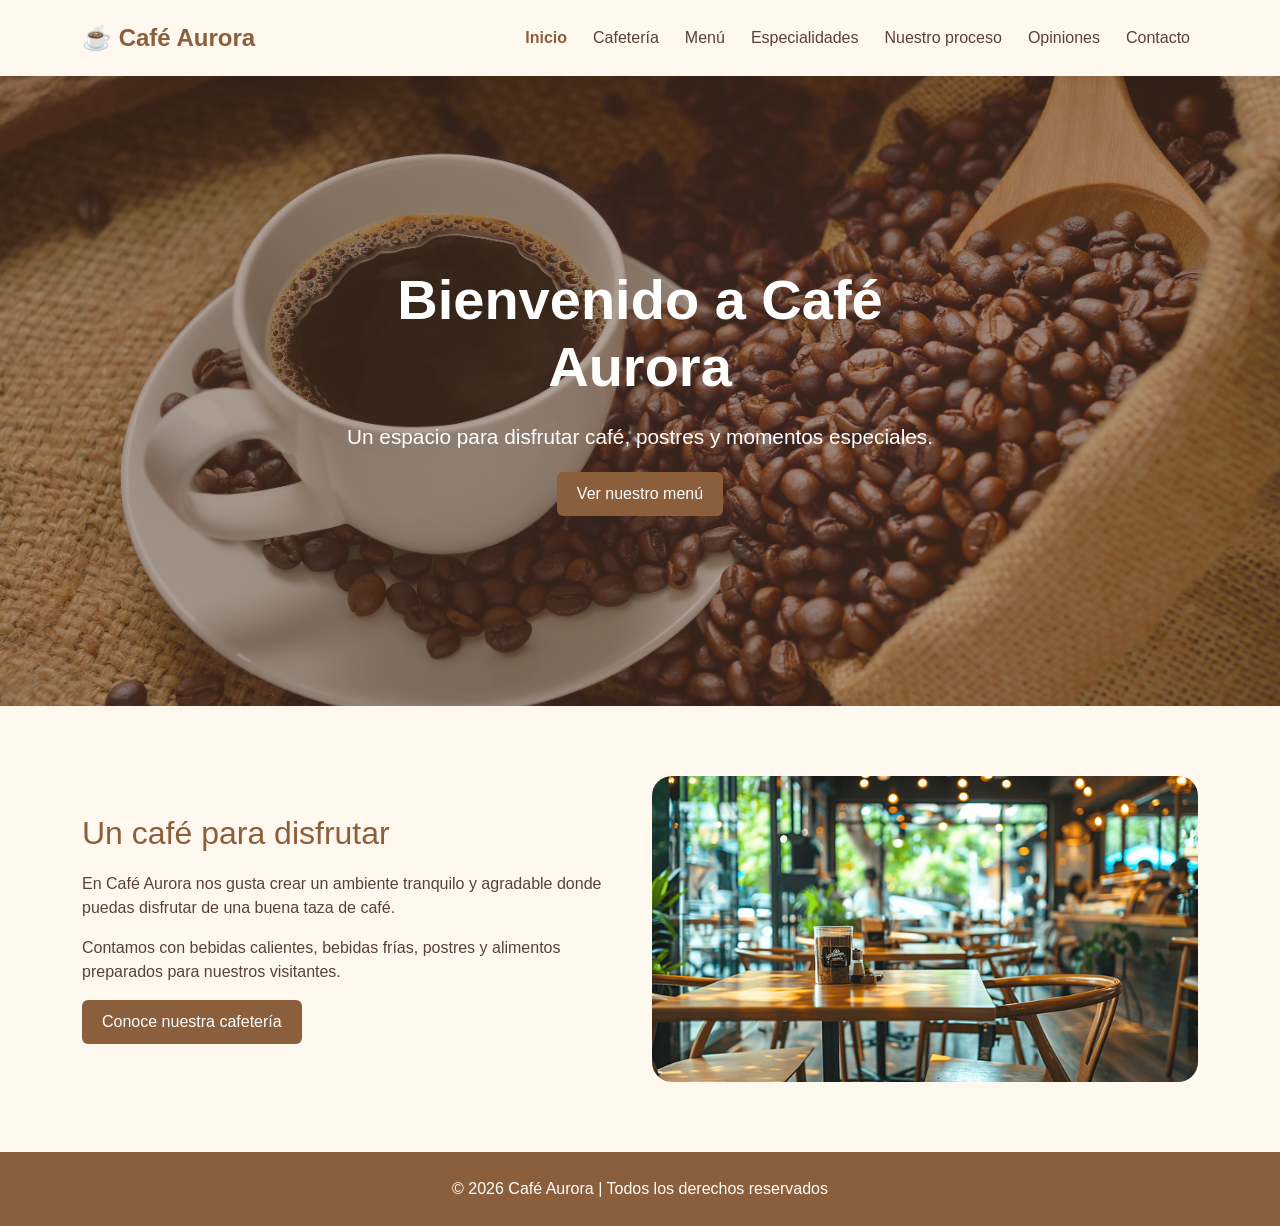
<file: index.html>
<!DOCTYPE html>
<html lang="es">
<head>
    <meta charset="UTF-8">
    <meta name="viewport" content="width=device-width, initial-scale=1.0">

    <title>Café Aurora | Inicio</title>

    <!-- Bootstrap -->
    <link href="https://cdn.jsdelivr.net/npm/bootstrap@5.3.3/dist/css/bootstrap.min.css" rel="stylesheet">

    <!-- CSS propio -->
    <link rel="stylesheet" href="CSS/estilos.css">

    <!-- Configuración PWA -->
    <link rel="manifest" href="manifest.json">
    <meta name="theme-color" content="#8b5e3c">
    <link rel="apple-touch-icon" href="icons/icon-192.png">
</head>

<body>

<!-- NAVBAR -->
<nav class="navbar navbar-expand-lg navbar-light">
    <div class="container">

        <a class="navbar-brand" href="index.html">
            ☕ Café Aurora
        </a>

        <button class="navbar-toggler" type="button"
                data-bs-toggle="collapse"
                data-bs-target="#menu">
            <span class="navbar-toggler-icon"></span>
        </button>

        <div class="collapse navbar-collapse" id="menu">

            <ul class="navbar-nav ms-auto">

                <li class="nav-item">
                    <a class="nav-link active" href="index.html">Inicio</a>
                </li>

                <li class="nav-item">
                    <a class="nav-link" href="cafeteria.html">Cafetería</a>
                </li>

                <li class="nav-item">
                    <a class="nav-link" href="menu.html">Menú</a>
                </li>

                <li class="nav-item">
                    <a class="nav-link" href="especialidades.html">Especialidades</a>
                </li>

                <li class="nav-item">
                    <a class="nav-link" href="proceso.html">Nuestro proceso</a>
                </li>

                <li class="nav-item">
                    <a class="nav-link" href="opiniones.html">Opiniones</a>
                </li>

                <li class="nav-item">
                    <a class="nav-link" href="contacto.html">Contacto</a>
                </li>

            </ul>

        </div>
    </div>
</nav>


<!-- HERO -->
<section class="hero">

    <div class="hero-contenido">

        <h1>Bienvenido a Café Aurora</h1>

        <p>
            Un espacio para disfrutar café, postres
            y momentos especiales.
        </p>

        <a href="menu.html" class="btn btn-cafe">
            Ver nuestro menú
        </a>

    </div>

</section>


<!-- PRESENTACIÓN -->
<section class="container seccion">

    <div class="row align-items-center">

        <div class="col-md-6">

            <h2>Un café para disfrutar</h2>

            <p>
                En Café Aurora nos gusta crear un ambiente
                tranquilo y agradable donde puedas disfrutar
                de una buena taza de café.
            </p>

            <p>
                Contamos con bebidas calientes, bebidas frías,
                postres y alimentos preparados para nuestros
                visitantes.
            </p>

            <a href="cafeteria.html" class="btn btn-cafe">
                Conoce nuestra cafetería
            </a>

        </div>

        <div class="col-md-6">

            <img src="IMG/interior.jpg"
                 class="img-fluid imagen-redonda"
                 alt="Interior de la cafetería">

        </div>

    </div>

</section>


<!-- FOOTER -->
<footer>
    <p>© 2026 Café Aurora | Todos los derechos reservados</p>
</footer>


<script src="https://cdn.jsdelivr.net/npm/bootstrap@5.3.3/dist/js/bootstrap.bundle.min.js"></script>
<script src="JS/script.js"></script>


<script>
if ("serviceWorker" in navigator) {
  window.addEventListener("load", () => {
    navigator.serviceWorker.register("./service-worker.js")
      .then(() => console.log("Service Worker registrado"))
      .catch(error => console.error("Error al registrar Service Worker:", error));
  });
}
</script>
</body>
</html>
</file>
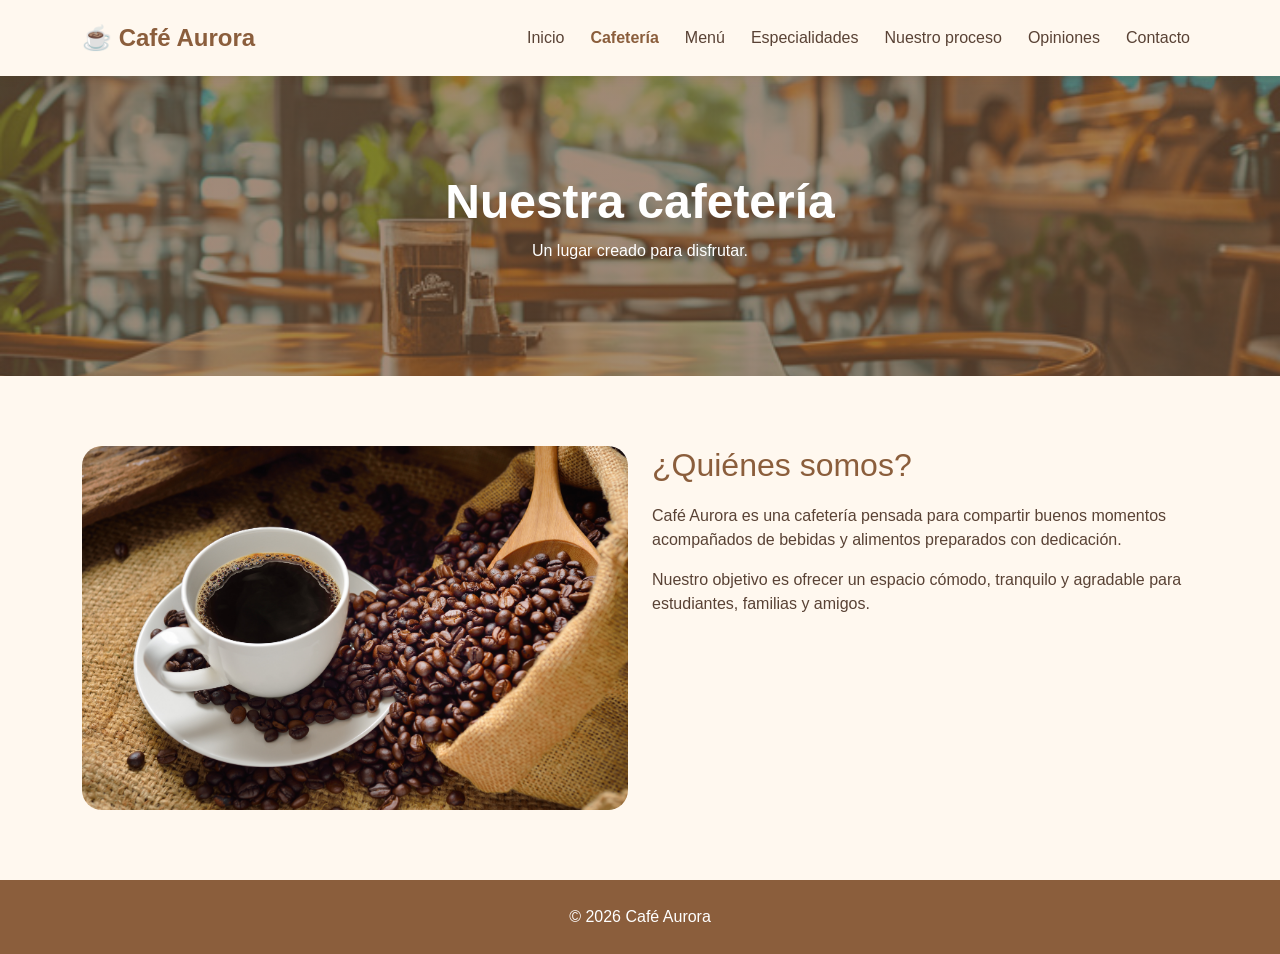
<file: cafeteria.html>
<!DOCTYPE html>
<html lang="es">

<head>

    <meta charset="UTF-8">
    <meta name="viewport" content="width=device-width, initial-scale=1.0">

    <title>Café Aurora | Cafetería</title>

    <link href="https://cdn.jsdelivr.net/npm/bootstrap@5.3.3/dist/css/bootstrap.min.css"
          rel="stylesheet">

    <link rel="stylesheet" href="CSS/estilos.css">


    <!-- Configuración PWA -->
    <link rel="manifest" href="manifest.json">
    <meta name="theme-color" content="#8b5e3c">
    <link rel="apple-touch-icon" href="icons/icon-192.png">
</head>

<body>

<nav class="navbar navbar-expand-lg navbar-light">

    <div class="container">

        <a class="navbar-brand" href="index.html">
            ☕ Café Aurora
        </a>

        <button class="navbar-toggler"
                data-bs-toggle="collapse"
                data-bs-target="#menu">

            <span class="navbar-toggler-icon"></span>

        </button>

        <div class="collapse navbar-collapse" id="menu">

            <ul class="navbar-nav ms-auto">

                <li class="nav-item">
                    <a class="nav-link" href="index.html">Inicio</a>
                </li>

                <li class="nav-item">
                    <a class="nav-link active" href="cafeteria.html">
                        Cafetería
                    </a>
                </li>

                <li class="nav-item">
                    <a class="nav-link" href="menu.html">Menú</a>
                </li>

                <li class="nav-item">
                    <a class="nav-link" href="especialidades.html">
                        Especialidades
                    </a>
                </li>

                <li class="nav-item">
                    <a class="nav-link" href="proceso.html">Nuestro proceso</a>
                </li>

                <li class="nav-item">
                    <a class="nav-link" href="opiniones.html">Opiniones</a>
                </li>

                <li class="nav-item">
                    <a class="nav-link" href="contacto.html">Contacto</a>
                </li>

            </ul>

        </div>

    </div>

</nav>


<section class="pagina-hero">

    <div>
        <h1>Nuestra cafetería</h1>

        <p>
            Un lugar creado para disfrutar.
        </p>
    </div>

</section>


<section class="container seccion">

    <div class="row">

        <div class="col-md-6">

            <img src="IMG/cafe1.jpg"
                 class="img-fluid imagen-redonda"
                 alt="Café">

        </div>

        <div class="col-md-6">

            <h2>¿Quiénes somos?</h2>

            <p>
                Café Aurora es una cafetería pensada para
                compartir buenos momentos acompañados de
                bebidas y alimentos preparados con dedicación.
            </p>

            <p>
                Nuestro objetivo es ofrecer un espacio cómodo,
                tranquilo y agradable para estudiantes,
                familias y amigos.
            </p>

        </div>

    </div>

</section>


<footer>
    <p>© 2026 Café Aurora</p>
</footer>

<script src="https://cdn.jsdelivr.net/npm/bootstrap@5.3.3/dist/js/bootstrap.bundle.min.js"></script>
<script src="JS/script.js"></script>


<script>
if ("serviceWorker" in navigator) {
  window.addEventListener("load", () => {
    navigator.serviceWorker.register("./service-worker.js")
      .then(() => console.log("Service Worker registrado"))
      .catch(error => console.error("Error al registrar Service Worker:", error));
  });
}
</script>
</body>
</html>
</file>
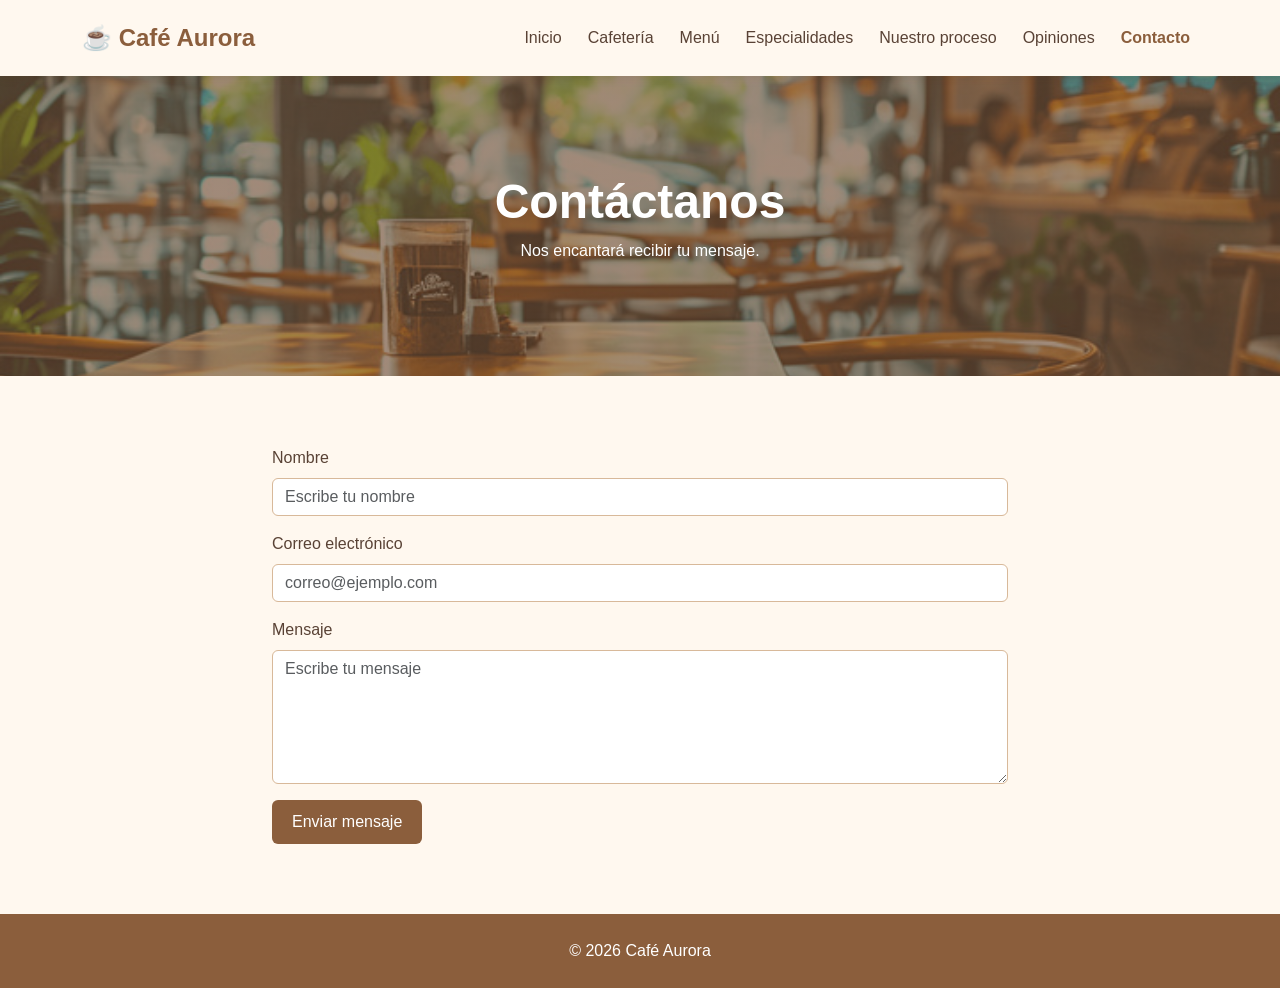
<file: contacto.html>
<!DOCTYPE html>
<html lang="es">

<head>

    <meta charset="UTF-8">
    <meta name="viewport"
          content="width=device-width, initial-scale=1.0">

    <title>Café Aurora | Contacto</title>

    <link href="https://cdn.jsdelivr.net/npm/bootstrap@5.3.3/dist/css/bootstrap.min.css"
          rel="stylesheet">

    <link rel="stylesheet" href="CSS/estilos.css">


    <!-- Configuración PWA -->
    <link rel="manifest" href="manifest.json">
    <meta name="theme-color" content="#8b5e3c">
    <link rel="apple-touch-icon" href="icons/icon-192.png">
</head>

<body>

<nav class="navbar navbar-expand-lg navbar-light">

    <div class="container">

        <a class="navbar-brand" href="index.html">
            ☕ Café Aurora
        </a>

        <button class="navbar-toggler"
                data-bs-toggle="collapse"
                data-bs-target="#menu">

            <span class="navbar-toggler-icon"></span>

        </button>

        <div class="collapse navbar-collapse" id="menu">

            <ul class="navbar-nav ms-auto">

                <li class="nav-item">
                    <a class="nav-link" href="index.html">Inicio</a>
                </li>

                <li class="nav-item">
                    <a class="nav-link" href="cafeteria.html">
                        Cafetería
                    </a>
                </li>

                <li class="nav-item">
                    <a class="nav-link" href="menu.html">Menú</a>
                </li>

                <li class="nav-item">
                    <a class="nav-link" href="especialidades.html">
                        Especialidades
                    </a>
                </li>

                <li class="nav-item">
                    <a class="nav-link" href="proceso.html">Nuestro proceso</a>
                </li>

                <li class="nav-item">
                    <a class="nav-link" href="opiniones.html">
                        Opiniones
                    </a>
                </li>

                <li class="nav-item">
                    <a class="nav-link active" href="contacto.html">
                        Contacto
                    </a>
                </li>

            </ul>

        </div>

    </div>

</nav>


<section class="pagina-hero">

    <h1>Contáctanos</h1>

    <p>
        Nos encantará recibir tu mensaje.
    </p>

</section>


<section class="container seccion">

    <div class="row justify-content-center">

        <div class="col-md-8">

            <form id="formularioContacto">

                <div class="mb-3">

                    <label class="form-label">
                        Nombre
                    </label>

                    <input type="text"
                           id="nombre"
                           class="form-control"
                           placeholder="Escribe tu nombre">

                </div>


                <div class="mb-3">

                    <label class="form-label">
                        Correo electrónico
                    </label>

                    <input type="email"
                           id="correo"
                           class="form-control"
                           placeholder="correo@ejemplo.com">

                </div>


                <div class="mb-3">

                    <label class="form-label">
                        Mensaje
                    </label>

                    <textarea id="mensaje"
                              class="form-control"
                              rows="5"
                              placeholder="Escribe tu mensaje"></textarea>

                </div>


                <button type="submit"
                        class="btn btn-cafe">
                    Enviar mensaje
                </button>

            </form>


            <div id="mensajeExito"
                 class="alert alert-success mt-4 d-none">

                ¡Gracias por comunicarte con Café Aurora!

            </div>

        </div>

    </div>

</section>


<footer>
    <p>© 2026 Café Aurora</p>
</footer>


<script src="https://cdn.jsdelivr.net/npm/bootstrap@5.3.3/dist/js/bootstrap.bundle.min.js"></script>

<script src="JS/script.js"></script>


<script>
if ("serviceWorker" in navigator) {
  window.addEventListener("load", () => {
    navigator.serviceWorker.register("./service-worker.js")
      .then(() => console.log("Service Worker registrado"))
      .catch(error => console.error("Error al registrar Service Worker:", error));
  });
}
</script>
</body>
</html>
</file>
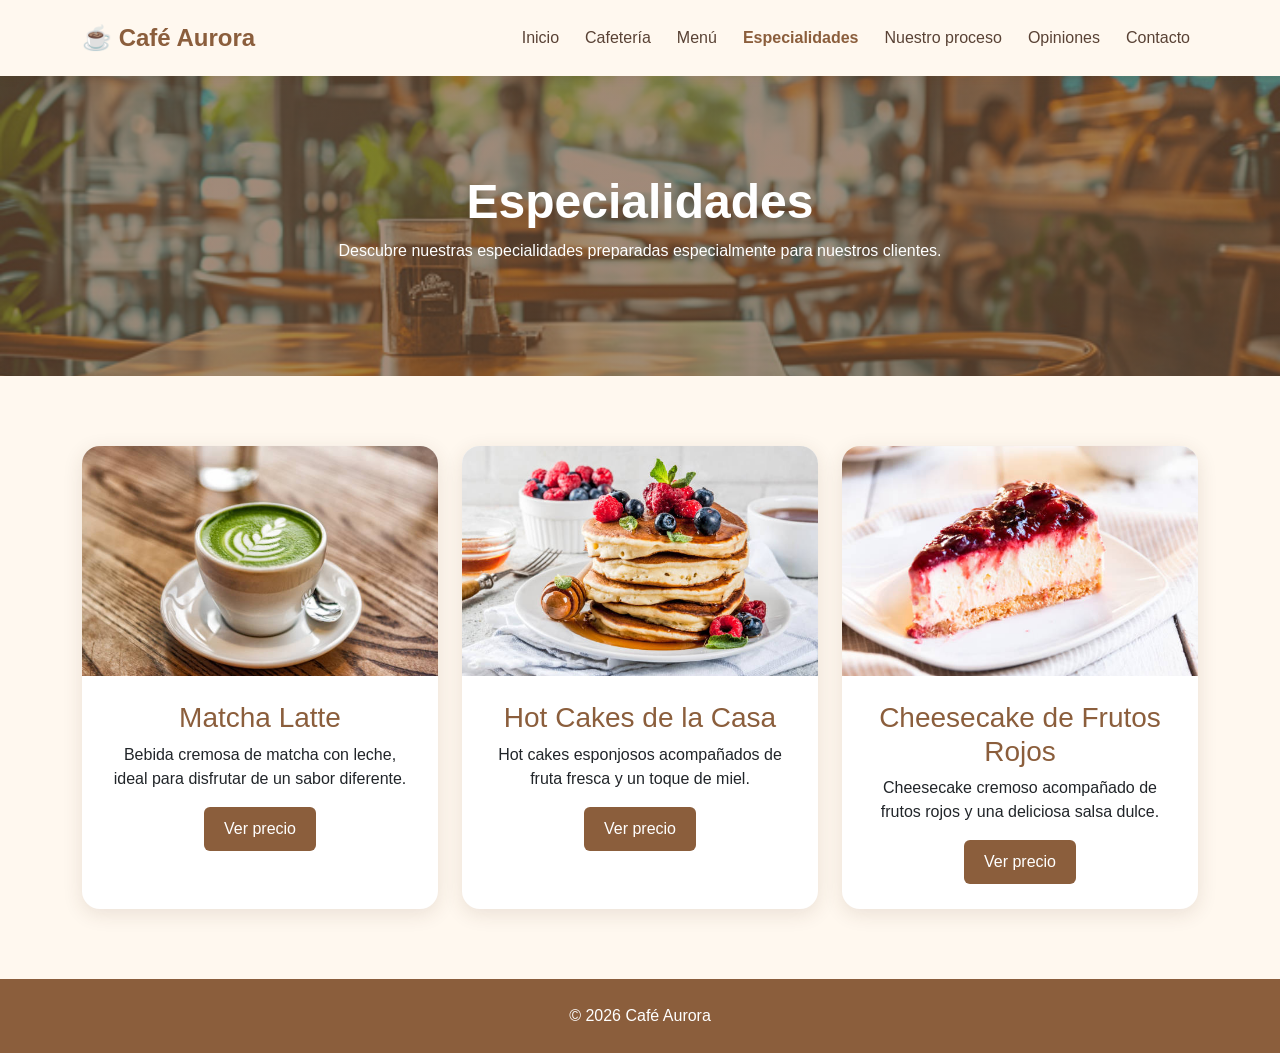
<file: especialidades.html>
<!DOCTYPE html>
<html lang="es">

<head>

    <meta charset="UTF-8">
    <meta name="viewport" content="width=device-width, initial-scale=1.0">

    <title>Café Aurora | Especialidades</title>

    <link href="https://cdn.jsdelivr.net/npm/bootstrap@5.3.3/dist/css/bootstrap.min.css"
          rel="stylesheet">

    <link rel="stylesheet" href="CSS/estilos.css">


    <!-- Configuración PWA -->
    <link rel="manifest" href="manifest.json">
    <meta name="theme-color" content="#8b5e3c">
    <link rel="apple-touch-icon" href="icons/icon-192.png">
</head>

<body>

<nav class="navbar navbar-expand-lg navbar-light">

    <div class="container">

        <a class="navbar-brand" href="index.html">
            ☕ Café Aurora
        </a>

        <button class="navbar-toggler"
                data-bs-toggle="collapse"
                data-bs-target="#menu">

            <span class="navbar-toggler-icon"></span>

        </button>

        <div class="collapse navbar-collapse" id="menu">

            <ul class="navbar-nav ms-auto">

                <li class="nav-item">
                    <a class="nav-link" href="index.html">
                        Inicio
                    </a>
                </li>

                <li class="nav-item">
                    <a class="nav-link" href="cafeteria.html">
                        Cafetería
                    </a>
                </li>

                <li class="nav-item">
                    <a class="nav-link" href="menu.html">
                        Menú
                    </a>
                </li>

                <li class="nav-item">
                    <a class="nav-link active" href="especialidades.html">
                        Especialidades
                    </a>
                </li>

                <li class="nav-item">
                    <a class="nav-link" href="proceso.html">
                        Nuestro proceso
                    </a>
                </li>

                <li class="nav-item">
                    <a class="nav-link" href="opiniones.html">
                        Opiniones
                    </a>
                </li>

                <li class="nav-item">
                    <a class="nav-link" href="contacto.html">
                        Contacto
                    </a>
                </li>

            </ul>

        </div>

    </div>

</nav>


<section class="pagina-hero">

    <h1>Especialidades</h1>

    <p>
        Descubre nuestras especialidades preparadas especialmente
        para nuestros clientes.
    </p>

</section>


<section class="container seccion">

    <div class="row g-4">


        <!-- MATCHA LATTE -->

        <div class="col-md-4">

            <div class="card h-100">

                <img src="IMG/matcha.jpg"
                     class="card-img-top"
                     alt="Matcha Latte">

                <div class="card-body text-center">

                    <h3>Matcha Latte</h3>

                    <p>
                        Bebida cremosa de matcha con leche,
                        ideal para disfrutar de un sabor diferente.
                    </p>

                    <button class="btn btn-cafe"
                            onclick="mostrarProducto('Matcha Latte', 75)">
                        Ver precio
                    </button>

                </div>

            </div>

        </div>


        <!-- HOT CAKES -->

        <div class="col-md-4">

            <div class="card h-100">

                <img src="IMG/hotcakes.jpg"
                     class="card-img-top"
                     alt="Hot Cakes de la Casa">

                <div class="card-body text-center">

                    <h3>Hot Cakes de la Casa</h3>

                    <p>
                        Hot cakes esponjosos acompañados de fruta fresca
                        y un toque de miel.
                    </p>

                    <button class="btn btn-cafe"
                            onclick="mostrarProducto('Hot Cakes de la Casa', 60)">
                        Ver precio
                    </button>

                </div>

            </div>

        </div>


        <!-- CHEESECAKE -->

        <div class="col-md-4">

            <div class="card h-100">

                <img src="IMG/cheesecake.jpg"
                     class="card-img-top"
                     alt="Cheesecake de Frutos Rojos">

                <div class="card-body text-center">

                    <h3>Cheesecake de Frutos Rojos</h3>

                    <p>
                        Cheesecake cremoso acompañado de frutos rojos
                        y una deliciosa salsa dulce.
                    </p>

                    <button class="btn btn-cafe"
                            onclick="mostrarProducto('Cheesecake de Frutos Rojos', 70)">
                        Ver precio
                    </button>

                </div>

            </div>

        </div>


    </div>

</section>


<footer>

    <p>© 2026 Café Aurora</p>

</footer>


<script src="https://cdn.jsdelivr.net/npm/bootstrap@5.3.3/dist/js/bootstrap.bundle.min.js">
</script>

<script src="JS/script.js"></script>


<script>
if ("serviceWorker" in navigator) {
  window.addEventListener("load", () => {
    navigator.serviceWorker.register("./service-worker.js")
      .then(() => console.log("Service Worker registrado"))
      .catch(error => console.error("Error al registrar Service Worker:", error));
  });
}
</script>
</body>

</html>
</file>
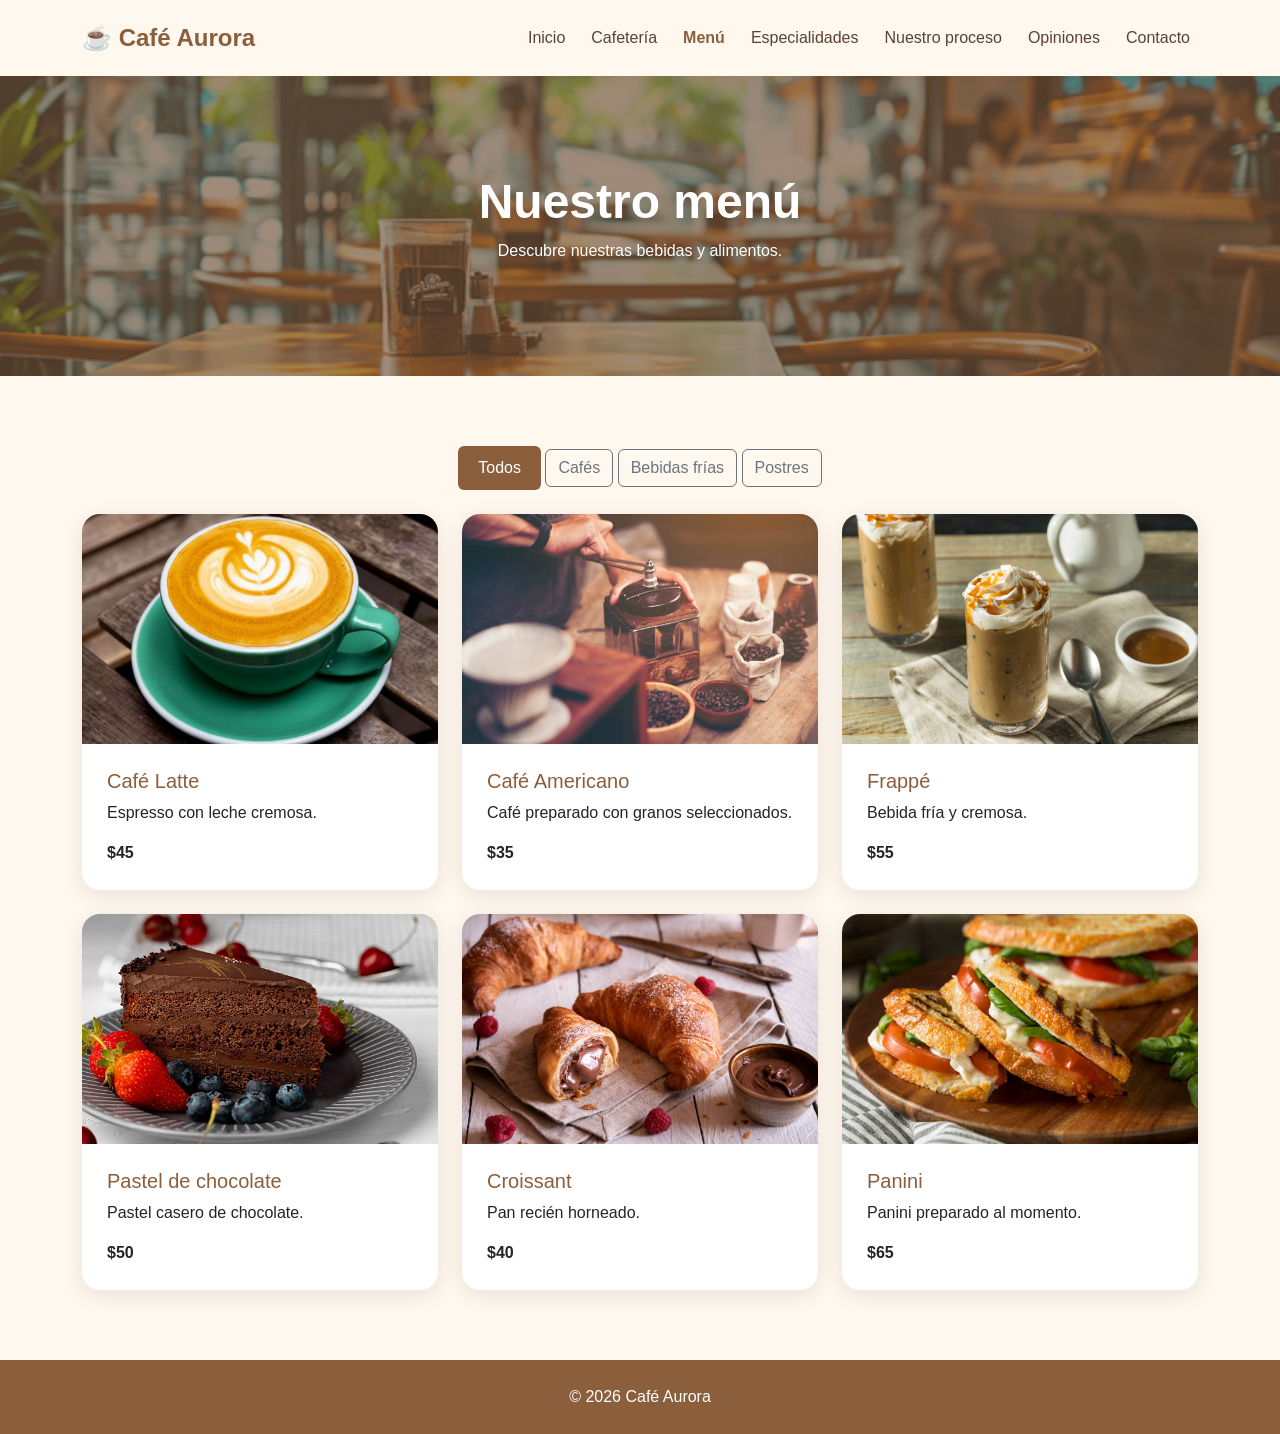
<file: menu.html>
<!DOCTYPE html>
<html lang="es">

<head>

    <meta charset="UTF-8">
    <meta name="viewport" content="width=device-width, initial-scale=1.0">

    <title>Café Aurora | Menú</title>

    <link href="https://cdn.jsdelivr.net/npm/bootstrap@5.3.3/dist/css/bootstrap.min.css"
          rel="stylesheet">

    <link rel="stylesheet" href="CSS/estilos.css">


    <!-- Configuración PWA -->
    <link rel="manifest" href="manifest.json">
    <meta name="theme-color" content="#8b5e3c">
    <link rel="apple-touch-icon" href="icons/icon-192.png">
</head>

<body>

<nav class="navbar navbar-expand-lg navbar-light">

    <div class="container">

        <a class="navbar-brand" href="index.html">
            ☕ Café Aurora
        </a>

        <button class="navbar-toggler"
                data-bs-toggle="collapse"
                data-bs-target="#menu">

            <span class="navbar-toggler-icon"></span>

        </button>

        <div class="collapse navbar-collapse" id="menu">

            <ul class="navbar-nav ms-auto">

                <li class="nav-item">
                    <a class="nav-link" href="index.html">Inicio</a>
                </li>

                <li class="nav-item">
                    <a class="nav-link" href="cafeteria.html">
                        Cafetería
                    </a>
                </li>

                <li class="nav-item">
                    <a class="nav-link active" href="menu.html">Menú</a>
                </li>

                <li class="nav-item">
                    <a class="nav-link" href="especialidades.html">
                        Especialidades
                    </a>
                </li>

                <li class="nav-item">
                    <a class="nav-link" href="proceso.html">Nuestro proceso</a>
                </li>

                <li class="nav-item">
                    <a class="nav-link" href="opiniones.html">Opiniones</a>
                </li>

                <li class="nav-item">
                    <a class="nav-link" href="contacto.html">Contacto</a>
                </li>

            </ul>

        </div>

    </div>

</nav>


<section class="pagina-hero">

    <h1>Nuestro menú</h1>

    <p>
        Descubre nuestras bebidas y alimentos.
    </p>

</section>


<section class="container seccion">

    <div class="text-center mb-4">

        <button class="btn btn-cafe filtro"
                onclick="filtrarMenu('todos')">
            Todos
        </button>

        <button class="btn btn-outline-secondary filtro"
                onclick="filtrarMenu('cafe')">
            Cafés
        </button>

        <button class="btn btn-outline-secondary filtro"
                onclick="filtrarMenu('fria')">
            Bebidas frías
        </button>

        <button class="btn btn-outline-secondary filtro"
                onclick="filtrarMenu('postre')">
            Postres
        </button>

    </div>


    <div class="row g-4">

        <div class="col-md-4 producto cafe">

            <div class="card">

                <img src="IMG/latte.jpg"
                     class="card-img-top"
                     alt="Café latte">

                <div class="card-body">

                    <h5>Café Latte</h5>

                    <p>
                        Espresso con leche cremosa.
                    </p>

                    <strong>$45</strong>

                </div>

            </div>

        </div>


        <div class="col-md-4 producto cafe">

            <div class="card">

                <img src="IMG/cafegranos.jpg"
                     class="card-img-top"
                     alt="Café">

                <div class="card-body">

                    <h5>Café Americano</h5>

                    <p>
                        Café preparado con granos seleccionados.
                    </p>

                    <strong>$35</strong>

                </div>

            </div>

        </div>


        <div class="col-md-4 producto fria">

            <div class="card">

                <img src="IMG/frappe.jpg"
                     class="card-img-top"
                     alt="Frappé">

                <div class="card-body">

                    <h5>Frappé</h5>

                    <p>
                        Bebida fría y cremosa.
                    </p>

                    <strong>$55</strong>

                </div>

            </div>

        </div>


        <div class="col-md-4 producto postre">

            <div class="card">

                <img src="IMG/postre.jpg"
                     class="card-img-top"
                     alt="Pastel">

                <div class="card-body">

                    <h5>Pastel de chocolate</h5>

                    <p>
                        Pastel casero de chocolate.
                    </p>

                    <strong>$50</strong>

                </div>

            </div>

        </div>


        <div class="col-md-4 producto postre">

            <div class="card">

                <img src="IMG/croissant.jpg"
                     class="card-img-top"
                     alt="Croissant">

                <div class="card-body">

                    <h5>Croissant</h5>

                    <p>
                        Pan recién horneado.
                    </p>

                    <strong>$40</strong>

                </div>

            </div>

        </div>


        <div class="col-md-4 producto comida">

            <div class="card">

                <img src="IMG/panini.jpg"
                     class="card-img-top"
                     alt="Panini">

                <div class="card-body">

                    <h5>Panini</h5>

                    <p>
                        Panini preparado al momento.
                    </p>

                    <strong>$65</strong>

                </div>

            </div>

        </div>

    </div>

</section>


<footer>
    <p>© 2026 Café Aurora</p>
</footer>

<script src="https://cdn.jsdelivr.net/npm/bootstrap@5.3.3/dist/js/bootstrap.bundle.min.js"></script>

<script src="JS/script.js"></script>


<script>
if ("serviceWorker" in navigator) {
  window.addEventListener("load", () => {
    navigator.serviceWorker.register("./service-worker.js")
      .then(() => console.log("Service Worker registrado"))
      .catch(error => console.error("Error al registrar Service Worker:", error));
  });
}
</script>
</body>
</html>
</file>
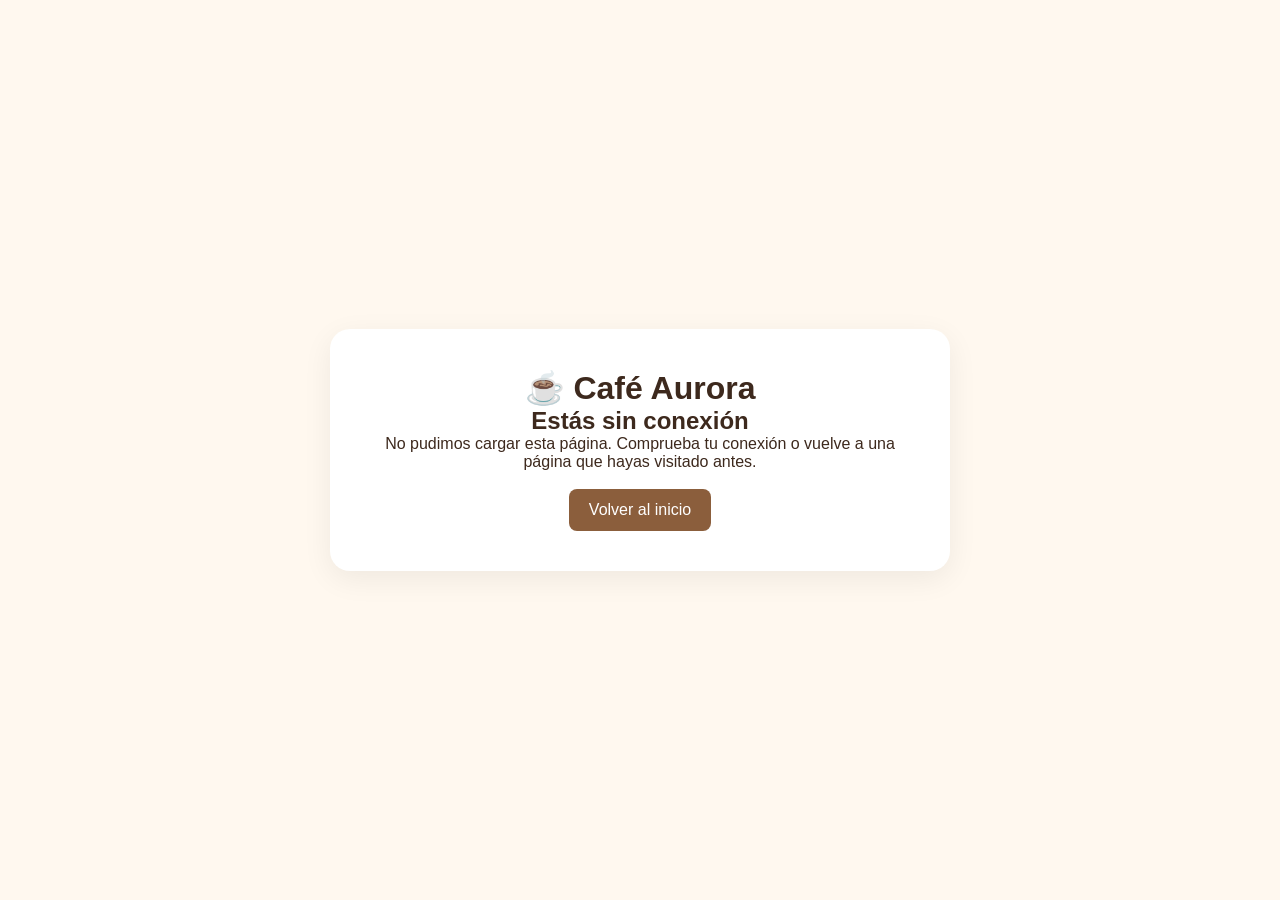
<file: offline.html>
<!DOCTYPE html>
<html lang="es">
<head>
  <meta charset="UTF-8">
  <meta name="viewport" content="width=device-width, initial-scale=1.0">
  <meta name="theme-color" content="#8b5e3c">
  <title>Sin conexión | Café Aurora</title>
  <link rel="stylesheet" href="CSS/estilos.css">
  <style>
    body{min-height:100vh;display:grid;place-items:center;text-align:center;padding:24px;background:#fff8ef;color:#3d291d}
    main{max-width:620px;background:white;padding:40px;border-radius:20px;box-shadow:0 8px 30px #0001}
    a{display:inline-block;margin-top:18px;padding:12px 20px;border-radius:8px;background:#8b5e3c;color:white;text-decoration:none}
  </style>

    <!-- Configuración PWA -->
    <link rel="manifest" href="manifest.json">
    <meta name="theme-color" content="#8b5e3c">
    <link rel="apple-touch-icon" href="icons/icon-192.png">
</head>
<body><main><h1>☕ Café Aurora</h1><h2>Estás sin conexión</h2><p>No pudimos cargar esta página. Comprueba tu conexión o vuelve a una página que hayas visitado antes.</p><a href="index.html">Volver al inicio</a></main>
<script>
if ("serviceWorker" in navigator) {
  window.addEventListener("load", () => {
    navigator.serviceWorker.register("./service-worker.js")
      .then(() => console.log("Service Worker registrado"))
      .catch(error => console.error("Error al registrar Service Worker:", error));
  });
}
</script>
</body>
</html>
</file>
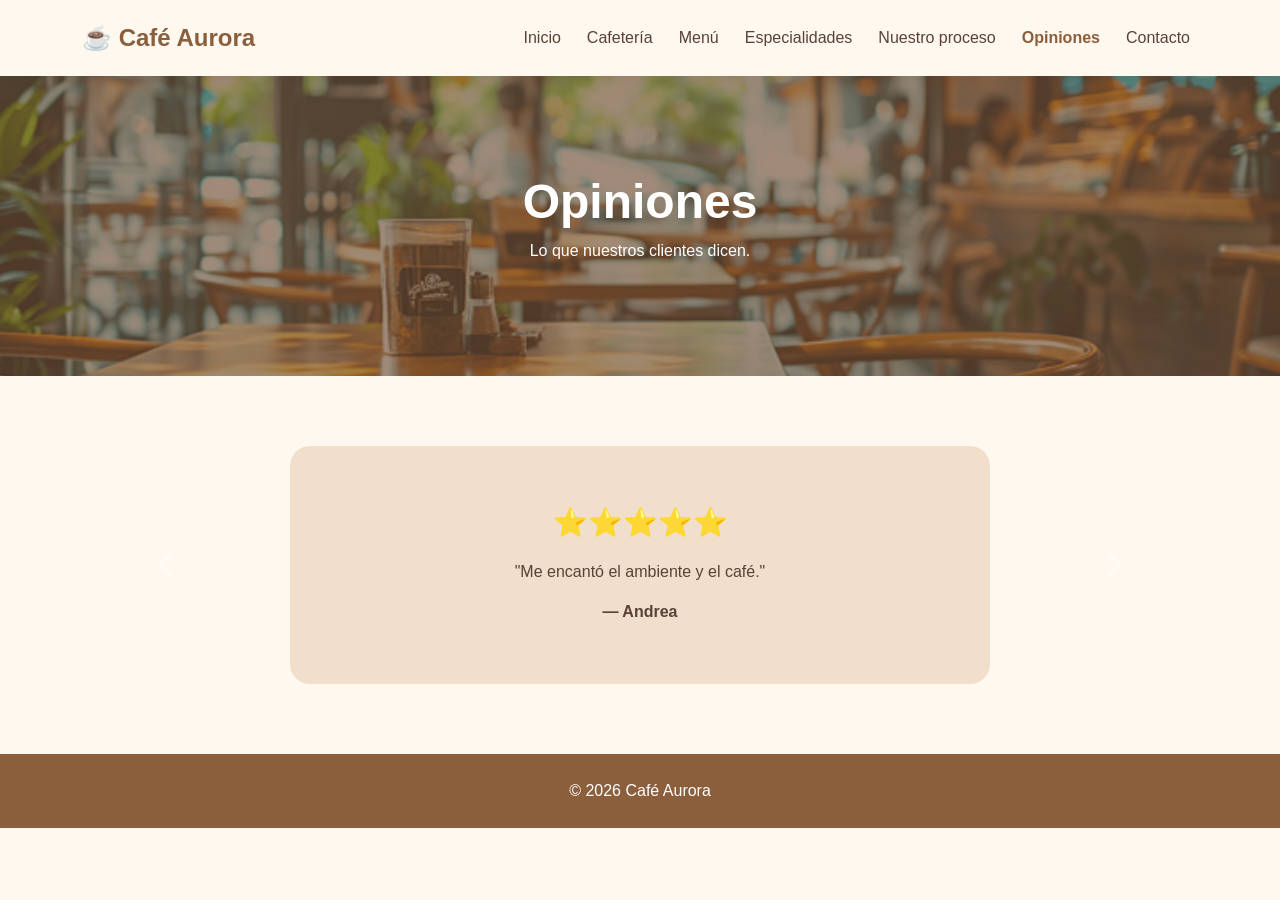
<file: opiniones.html>
<!DOCTYPE html>
<html lang="es">

<head>

    <meta charset="UTF-8">
    <meta name="viewport"
          content="width=device-width, initial-scale=1.0">

    <title>Café Aurora | Opiniones</title>

    <link href="https://cdn.jsdelivr.net/npm/bootstrap@5.3.3/dist/css/bootstrap.min.css"
          rel="stylesheet">

    <link rel="stylesheet" href="CSS/estilos.css">


    <!-- Configuración PWA -->
    <link rel="manifest" href="manifest.json">
    <meta name="theme-color" content="#8b5e3c">
    <link rel="apple-touch-icon" href="icons/icon-192.png">
</head>

<body>

<nav class="navbar navbar-expand-lg navbar-light">

    <div class="container">

        <a class="navbar-brand" href="index.html">
            ☕ Café Aurora
        </a>

        <button class="navbar-toggler"
                data-bs-toggle="collapse"
                data-bs-target="#menu">

            <span class="navbar-toggler-icon"></span>

        </button>

        <div class="collapse navbar-collapse" id="menu">

            <ul class="navbar-nav ms-auto">

                <li class="nav-item">
                    <a class="nav-link" href="index.html">Inicio</a>
                </li>

                <li class="nav-item">
                    <a class="nav-link" href="cafeteria.html">
                        Cafetería
                    </a>
                </li>

                <li class="nav-item">
                    <a class="nav-link" href="menu.html">Menú</a>
                </li>

                <li class="nav-item">
                    <a class="nav-link" href="especialidades.html">
                        Especialidades
                    </a>
                </li>

                <li class="nav-item">
                    <a class="nav-link" href="proceso.html">Nuestro proceso</a>
                </li>

                <li class="nav-item">
                    <a class="nav-link active" href="opiniones.html">
                        Opiniones
                    </a>
                </li>

                <li class="nav-item">
                    <a class="nav-link" href="contacto.html">
                        Contacto
                    </a>
                </li>

            </ul>

        </div>

    </div>

</nav>


<section class="pagina-hero">

    <h1>Opiniones</h1>

    <p>Lo que nuestros clientes dicen.</p>

</section>


<section class="container seccion">

    <div id="opinionesCarousel"
         class="carousel slide"
         data-bs-ride="carousel">

        <div class="carousel-inner">

            <div class="carousel-item active">

                <div class="opinion">

                    <h3>⭐⭐⭐⭐⭐</h3>

                    <p>
                        "Me encantó el ambiente y el café."
                    </p>

                    <strong>— Andrea</strong>

                </div>

            </div>


            <div class="carousel-item">

                <div class="opinion">

                    <h3>⭐⭐⭐⭐⭐</h3>

                    <p>
                        "Los postres están deliciosos."
                    </p>

                    <strong>— Carlos</strong>

                </div>

            </div>


            <div class="carousel-item">

                <div class="opinion">

                    <h3>⭐⭐⭐⭐⭐</h3>

                    <p>
                        "Es un lugar muy tranquilo para estudiar."
                    </p>

                    <strong>— Mariana</strong>

                </div>

            </div>

        </div>


        <button class="carousel-control-prev"
                type="button"
                data-bs-target="#opinionesCarousel"
                data-bs-slide="prev">

            <span class="carousel-control-prev-icon"></span>

        </button>


        <button class="carousel-control-next"
                type="button"
                data-bs-target="#opinionesCarousel"
                data-bs-slide="next">

            <span class="carousel-control-next-icon"></span>

        </button>

    </div>

</section>


<footer>
    <p>© 2026 Café Aurora</p>
</footer>

<script src="https://cdn.jsdelivr.net/npm/bootstrap@5.3.3/dist/js/bootstrap.bundle.min.js"></script>
<script src="JS/script.js"></script>


<script>
if ("serviceWorker" in navigator) {
  window.addEventListener("load", () => {
    navigator.serviceWorker.register("./service-worker.js")
      .then(() => console.log("Service Worker registrado"))
      .catch(error => console.error("Error al registrar Service Worker:", error));
  });
}
</script>
</body>
</html>
</file>
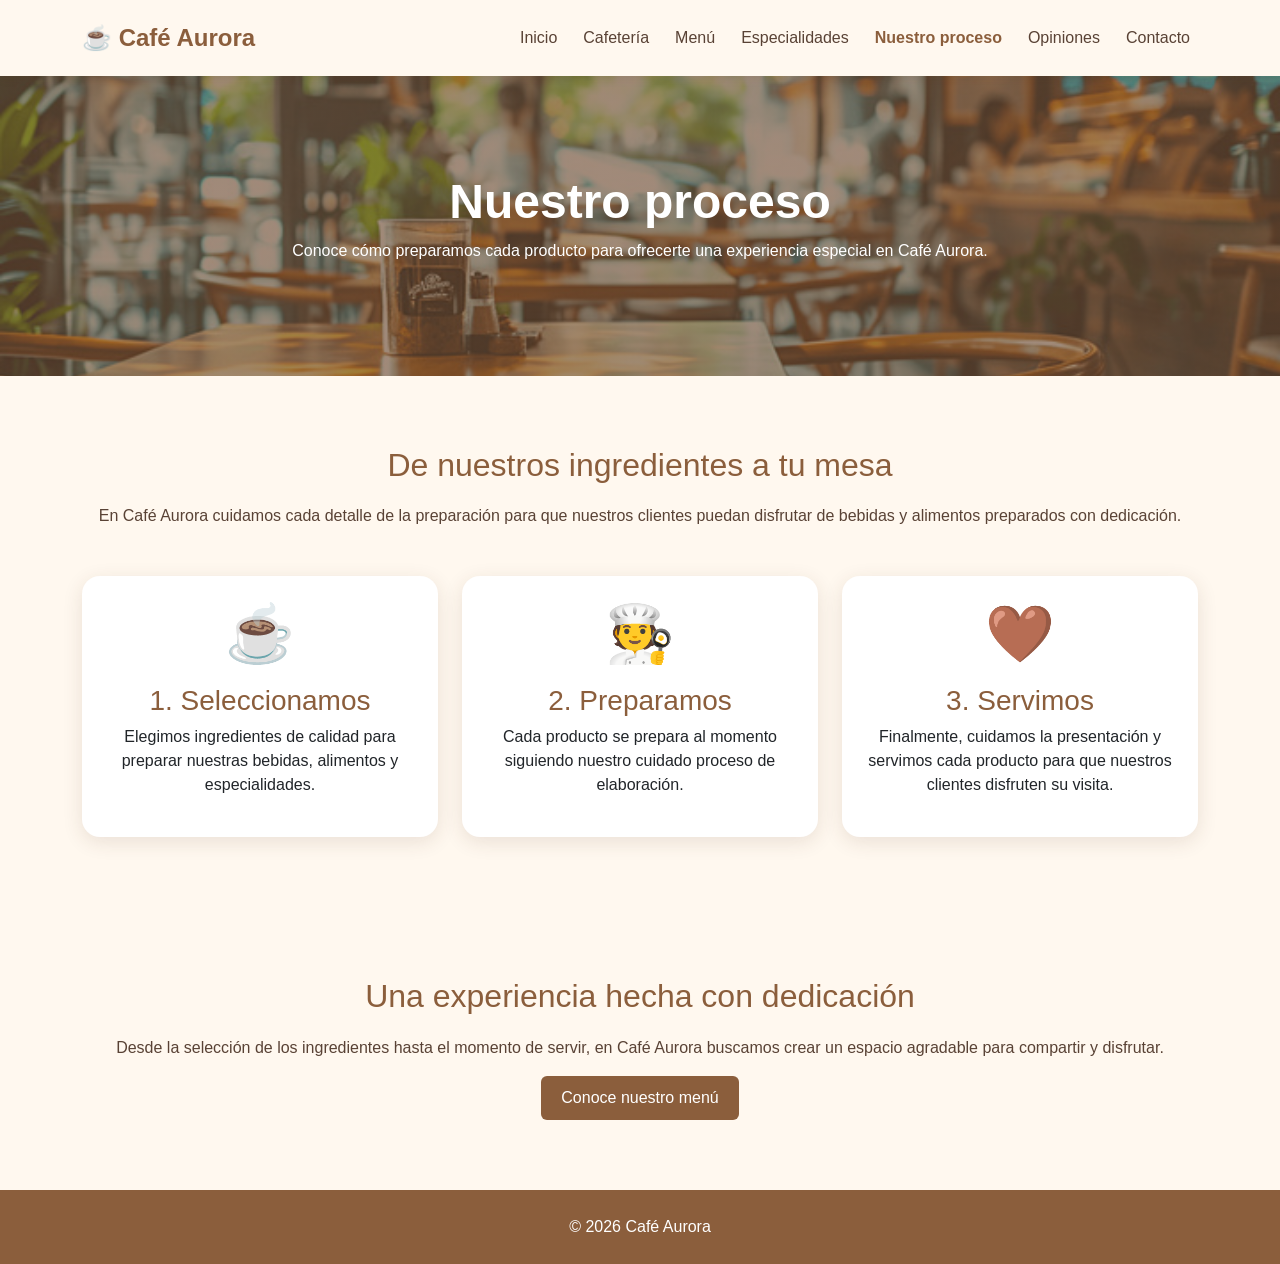
<file: proceso.html>
<!DOCTYPE html>
<html lang="es">

<head>

    <meta charset="UTF-8">
    <meta name="viewport" content="width=device-width, initial-scale=1.0">

    <title>Café Aurora | Nuestro proceso</title>

    <!-- Bootstrap -->
    <link href="https://cdn.jsdelivr.net/npm/bootstrap@5.3.3/dist/css/bootstrap.min.css"
          rel="stylesheet">

    <!-- CSS propio -->
     <link rel="stylesheet" href="CSS/estilos.css">


    <!-- Configuración PWA -->
    <link rel="manifest" href="manifest.json">
    <meta name="theme-color" content="#8b5e3c">
    <link rel="apple-touch-icon" href="icons/icon-192.png">
</head>

<body>


<!-- =========================
     MENÚ DE NAVEGACIÓN
========================= -->

<nav class="navbar navbar-expand-lg navbar-light">

    <div class="container">

        <a class="navbar-brand" href="index.html">
            ☕ Café Aurora
        </a>


        <button class="navbar-toggler"
                data-bs-toggle="collapse"
                data-bs-target="#menu">

            <span class="navbar-toggler-icon"></span>

        </button>


        <div class="collapse navbar-collapse" id="menu">

            <ul class="navbar-nav ms-auto">

                <li class="nav-item">
                    <a class="nav-link" href="index.html">
                        Inicio
                    </a>
                </li>


                <li class="nav-item">
                    <a class="nav-link" href="cafeteria.html">
                        Cafetería
                    </a>
                </li>


                <li class="nav-item">
                    <a class="nav-link" href="menu.html">
                        Menú
                    </a>
                </li>


                <li class="nav-item">
                    <a class="nav-link" href="especialidades.html">
                        Especialidades
                    </a>
                </li>


                <li class="nav-item">
                    <a class="nav-link active" href="proceso.html">
                        Nuestro proceso
                    </a>
                </li>


                <li class="nav-item">
                    <a class="nav-link" href="opiniones.html">
                        Opiniones
                    </a>
                </li>


                <li class="nav-item">
                    <a class="nav-link" href="contacto.html">
                        Contacto
                    </a>
                </li>

            </ul>

        </div>

    </div>

</nav>



<!-- =========================
     ENCABEZADO
========================= -->

<section class="pagina-hero">

    <h1>Nuestro proceso</h1>

    <p>
        Conoce cómo preparamos cada producto para ofrecerte
        una experiencia especial en Café Aurora.
    </p>

</section>



<!-- =========================
     INTRODUCCIÓN
========================= -->

<section class="container seccion">

    <div class="text-center mb-5">

        <h2>De nuestros ingredientes a tu mesa</h2>

        <p>
            En Café Aurora cuidamos cada detalle de la preparación
            para que nuestros clientes puedan disfrutar de bebidas
            y alimentos preparados con dedicación.
        </p>

    </div>



    <!-- =========================
         PASOS DEL PROCESO
    ========================= -->

    <div class="row g-4">


        <!-- PASO 1 -->

        <div class="col-md-4">

            <div class="card h-100 text-center">

                <div class="card-body p-4">

                    <div class="display-4 mb-3">
                        ☕
                    </div>

                    <h3>
                        1. Seleccionamos
                    </h3>

                    <p>
                        Elegimos ingredientes de calidad para preparar
                        nuestras bebidas, alimentos y especialidades.
                    </p>

                </div>

            </div>

        </div>



        <!-- PASO 2 -->

        <div class="col-md-4">

            <div class="card h-100 text-center">

                <div class="card-body p-4">

                    <div class="display-4 mb-3">
                        🧑‍🍳
                    </div>

                    <h3>
                        2. Preparamos
                    </h3>

                    <p>
                        Cada producto se prepara al momento siguiendo
                        nuestro cuidado proceso de elaboración.
                    </p>

                </div>

            </div>

        </div>



        <!-- PASO 3 -->

        <div class="col-md-4">

            <div class="card h-100 text-center">

                <div class="card-body p-4">

                    <div class="display-4 mb-3">
                        🤎
                    </div>

                    <h3>
                        3. Servimos
                    </h3>

                    <p>
                        Finalmente, cuidamos la presentación y servimos
                        cada producto para que nuestros clientes disfruten
                        su visita.
                    </p>

                </div>

            </div>

        </div>

    </div>

</section>



<!-- =========================
     SECCIÓN FINAL
========================= -->

<section class="container seccion">

    <div class="text-center">

        <h2>Una experiencia hecha con dedicación</h2>

        <p>
            Desde la selección de los ingredientes hasta el momento
            de servir, en Café Aurora buscamos crear un espacio
            agradable para compartir y disfrutar.
        </p>

        <a href="menu.html" class="btn btn-cafe">
            Conoce nuestro menú
        </a>

    </div>

</section>



<!-- =========================
     FOOTER
========================= -->

<footer>

    <p>
        © 2026 Café Aurora
    </p>

</footer>



<!-- Bootstrap JavaScript -->

<script src="https://cdn.jsdelivr.net/npm/bootstrap@5.3.3/dist/js/bootstrap.bundle.min.js">
</script>


<!-- JavaScript propio -->

<script src="JS/script.js"></script>



<script>
if ("serviceWorker" in navigator) {
  window.addEventListener("load", () => {
    navigator.serviceWorker.register("./service-worker.js")
      .then(() => console.log("Service Worker registrado"))
      .catch(error => console.error("Error al registrar Service Worker:", error));
  });
}
</script>
</body>

</html>
</file>
<file: CSS/estilos.css>
:root {

    --cafe: #8b5e3c;
    --cafe-claro: #b88962;
    --cafe-suave: #d8b99a;
    --crema: #fff8ef;
    --beige: #f1dfcc;
    --arena: #ead4bd;
    --texto: #594235;

}


* {
    margin: 0;
    padding: 0;
    box-sizing: border-box;
}


body {

    font-family: Arial, sans-serif;

    background-color: var(--crema);

    color: var(--texto);

}


/* NAVBAR */

.navbar {

    background-color: var(--crema);

    padding: 15px 0;

    box-shadow: 0 2px 10px rgba(80, 50, 30, 0.10);

}


.navbar-brand {

    color: var(--cafe) !important;

    font-size: 1.5rem;

    font-weight: bold;

}


.nav-link {

    color: var(--texto) !important;

    margin-left: 10px;

}


.nav-link:hover,
.nav-link.active {

    color: var(--cafe) !important;

    font-weight: bold;

}


/* HERO */

.hero {

    min-height: 70vh;

    background:
        linear-gradient(
            rgba(90, 60, 40, 0.50),
            rgba(90, 60, 40, 0.50)
        ),
        url("../IMG/cafe1.jpg");

    background-size: cover;

    background-position: center;

    display: flex;

    align-items: center;

    justify-content: center;

    text-align: center;

    color: white;

}


.hero-contenido {

    max-width: 700px;

    padding: 30px;

}


.hero h1 {

    font-size: 3.5rem;

    font-weight: bold;

}


.hero p {

    font-size: 1.3rem;

    margin: 20px 0;

}


/* HERO DE PAGINAS */

.pagina-hero {

    min-height: 300px;

    background:
        linear-gradient(
            rgba(110, 75, 50, 0.65),
            rgba(110, 75, 50, 0.65)
        ),
        url("../IMG/interior.jpg");

    background-size: cover;

    background-position: center;

    color: white;

    display: flex;

    flex-direction: column;

    align-items: center;

    justify-content: center;

    text-align: center;

}


.pagina-hero h1 {

    font-size: 3rem;

    font-weight: bold;

}


/* BOTONES */

.btn-cafe {

    background-color: var(--cafe);

    color: white;

    border: none;

    padding: 10px 20px;

}


.btn-cafe:hover {

    background-color: var(--cafe-claro);

    color: white;

}


/* SECCIONES */

.seccion {

    padding-top: 70px;

    padding-bottom: 70px;

}


.seccion h2 {

    color: var(--cafe);

    margin-bottom: 20px;

}


/* IMAGENES */

.imagen-redonda {

    border-radius: 20px;

    width: 100%;

    max-height: 400px;

    object-fit: cover;

}


.card {

    border: none;

    background-color: white;

    border-radius: 18px;

    overflow: hidden;

    box-shadow: 0 5px 20px rgba(80, 50, 30, 0.12);

    height: 100%;

}


.card img {

    height: 230px;

    object-fit: cover;

}


.card-body {

    padding: 25px;

}


.card h3,
.card h5 {

    color: var(--cafe);

}


/* GALERIA */

.galeria-img {

    width: 100%;

    height: 250px;

    object-fit: cover;

    border-radius: 18px;

    transition: 0.3s;

}


.galeria-img:hover {

    transform: scale(1.03);

}


/* OPINIONES */

.opinion {

    background-color: var(--beige);

    border-radius: 20px;

    padding: 60px 30px;

    text-align: center;

    max-width: 700px;

    margin: auto;

}


.opinion h3 {

    margin-bottom: 20px;

}


/* FORMULARIO */

.form-control {

    border: 1px solid var(--cafe-suave);

}


.form-control:focus {

    border-color: var(--cafe);

    box-shadow: 0 0 0 0.2rem rgba(139, 94, 60, 0.15);

}


/* FOOTER */

footer {

    background-color: var(--cafe);

    color: white;

    text-align: center;

    padding: 25px;

}


footer p {

    margin: 0;

}


/* RESPONSIVE */

@media (max-width: 768px) {

    .hero {

        min-height: 60vh;

    }

    .hero h1 {

        font-size: 2.3rem;

    }

    .hero p {

        font-size: 1rem;

    }

    .pagina-hero h1 {

        font-size: 2.2rem;

    }

    .navbar-nav {

        text-align: center;

    }

}
</file>
